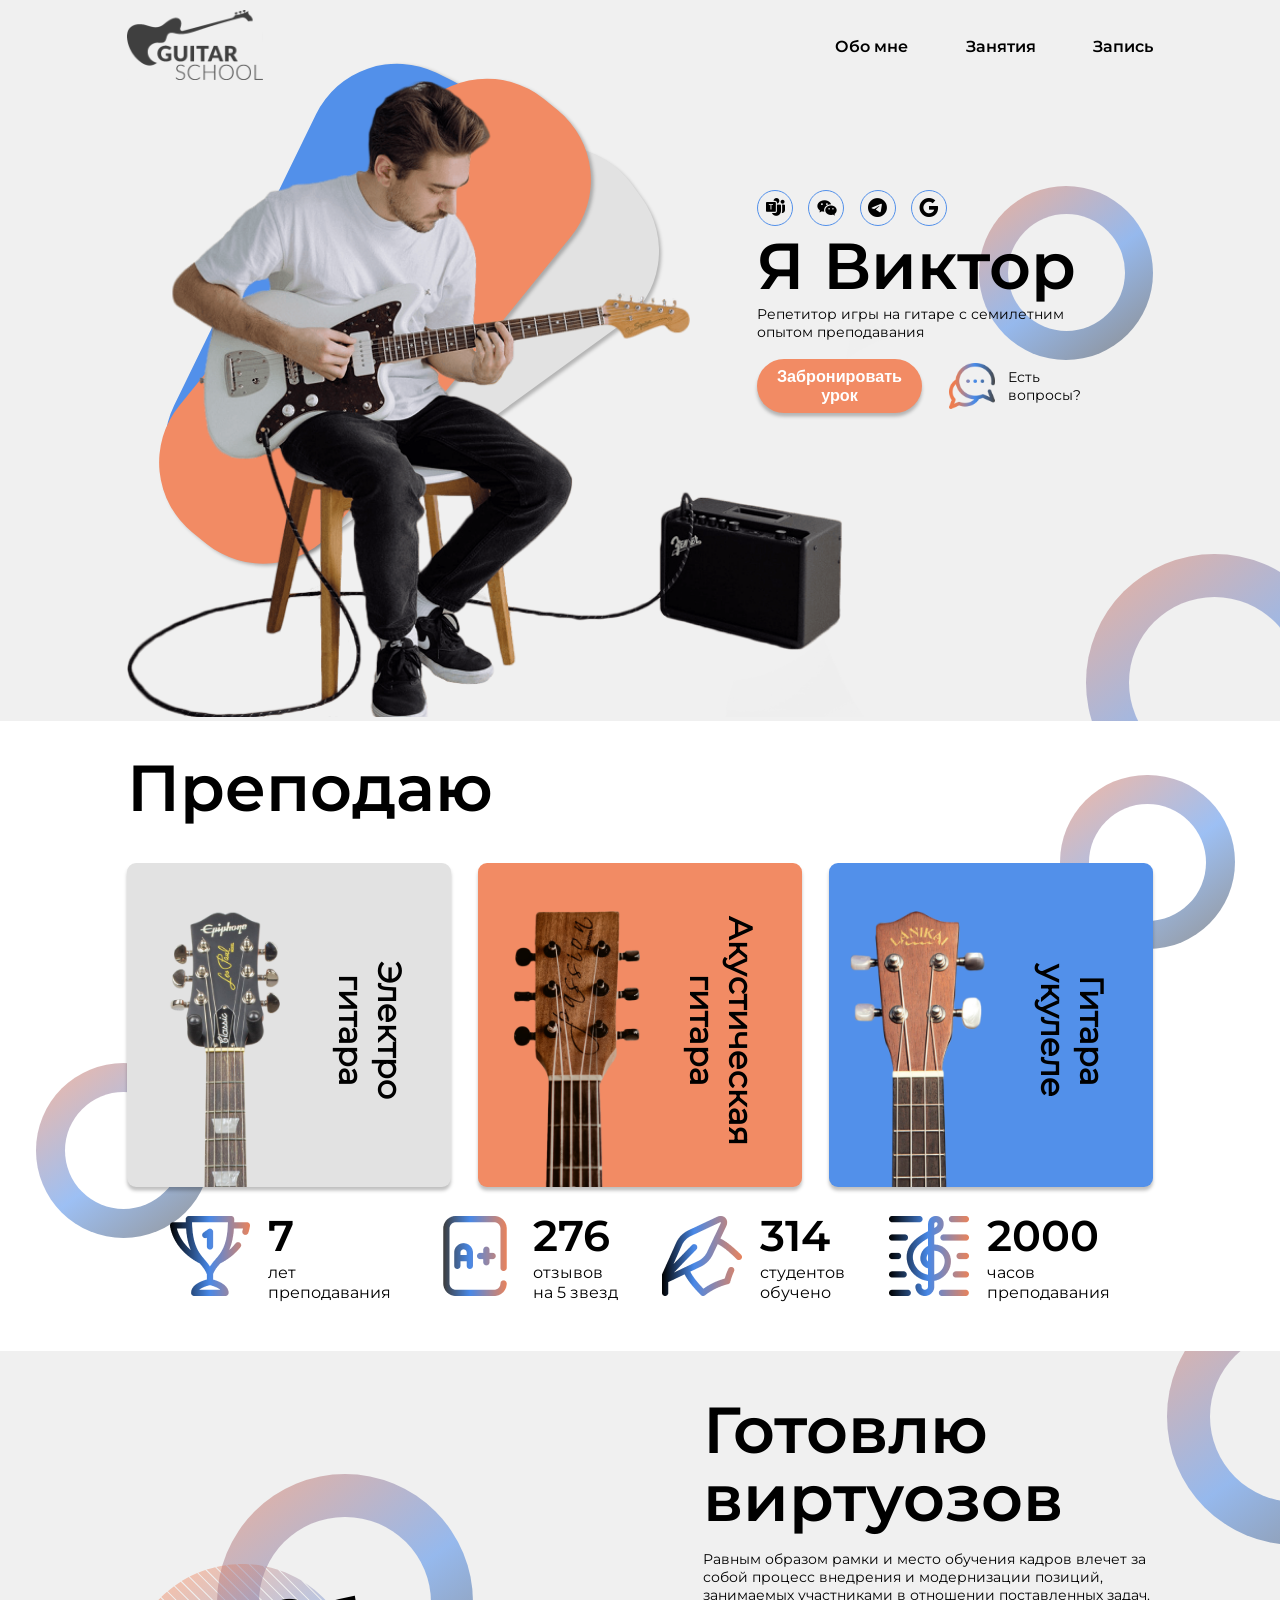
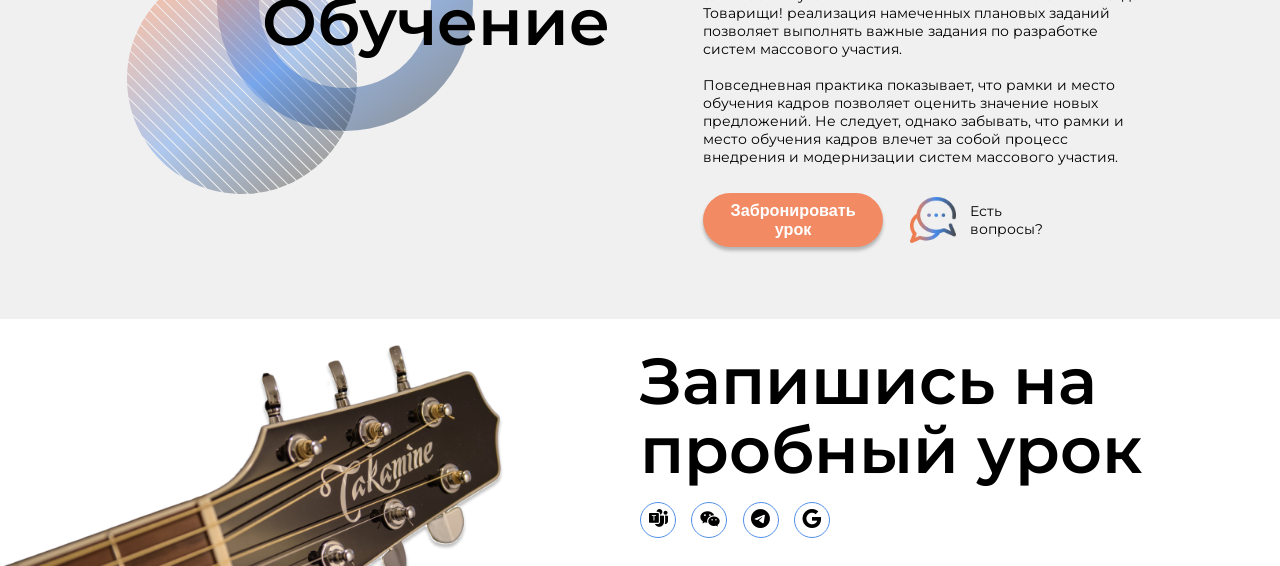
<file: index.html>
<!doctype html>
<html lang="en">
  <head>
    <meta charset="UTF-8" />
    <meta name="viewport" content="width=device-width, initial-scale=1.0" />
    <meta
      name="description"
      content="Лучший репетитор игры на гитаре в Иванове"
    />
    <link rel="stylesheet" href="css/style.css" />
    <link rel="stylesheet" href="css/responsive_style.css" />
    <link
      rel="stylesheet"
      href="https://cdn.jsdelivr.net/npm/bootstrap-icons@1.13.1/font/bootstrap-icons.min.css"
    />
    <link
      rel="apple-touch-icon"
      sizes="57x57"
      href="img/favicon/apple-icon-57x57.png"
    />
    <link
      rel="apple-touch-icon"
      sizes="60x60"
      href="img/favicon/apple-icon-60x60.png"
    />
    <link
      rel="apple-touch-icon"
      sizes="72x72"
      href="img/favicon/apple-icon-72x72.png"
    />
    <link
      rel="apple-touch-icon"
      sizes="76x76"
      href="img/favicon/apple-icon-76x76.png"
    />
    <link
      rel="apple-touch-icon"
      sizes="114x114"
      href="img/favicon/apple-icon-114x114.png"
    />
    <link
      rel="apple-touch-icon"
      sizes="120x120"
      href="/apple-icon-120x120.png"
    />
    <link
      rel="apple-touch-icon"
      sizes="144x144"
      href="img/favicon/apple-icon-144x144.png"
    />
    <link
      rel="apple-touch-icon"
      sizes="152x152"
      href="img/favicon/apple-icon-152x152.png"
    />
    <link
      rel="apple-touch-icon"
      sizes="180x180"
      href="img/favicon/apple-icon-180x180.png"
    />
    <link
      rel="icon"
      type="image/png"
      sizes="192x192"
      href="img/favicon/android-icon-192x192.png"
    />
    <link
      rel="icon"
      type="image/png"
      sizes="32x32"
      href="img/favicon/favicon-32x32.png"
    />
    <link
      rel="icon"
      type="image/png"
      sizes="96x96"
      href="img/favicon/favicon-96x96.png"
    />
    <link
      rel="icon"
      type="image/png"
      sizes="16x16"
      href="img/favicon/favicon-16x16.png"
    />
    <link rel="manifest" href="img/favicon/manifest.json" />
    <meta name="msapplication-TileColor" content="#ffffff" />
    <meta
      name="msapplication-TileImage"
      content="img/favicon/ms-icon-144x144.png"
    />
    <meta name="theme-color" content="#ffffff" />
    <title>Портфолио гитариста</title>
  </head>
  <body>
    <!-- Главная секция -->
    <section class="main-section" id="main">
      <div class="container main-section__nav-container">
        <header class="main-section__header">
          <img
            src="./icons/лого.svg"
            alt="Логотип школы"
            class="main-section__logo"
          />
        </header>
        <nav class="main-section__nav nav-menu">
          <ul class="nav-menu__list">
            <li class="nav-menu__list-item"><a href="#main">Обо мне</a></li>
            <li class="nav-menu__list-item"><a href="#courses">Занятия</a></li>
            <li class="nav-menu__list-item"><a href="#learning">Запись</a></li>
          </ul>
        </nav>
      </div>
      <div class="container main-section__content-container">
        <!-- Левая часть. Изображение и декоративные лепестки -->
        <div class="left-wrapper">
          <div class="left-wrapper__rectangle-blue"></div>
          <div class="left-wrapper__rectangle-grey"></div>
          <div class="left-wrapper__rectangle-orange"></div>
          <img
            src="./img/guitarist.png"
            alt="Изображение гитариста"
            class="left-wrapper__img"
          />
        </div>
        <!-- Правая часть. Иконки соцсетей. Заголовок. Кнопка. -->
        <div class="main-section__first-ring ring"></div>
        <div class="right-wrapper">
          <div class="right-wrapper__icon-box icons">
            <div class="icons__item"><i class="bi bi-microsoft-teams"></i></div>
            <div class="icons__item"><i class="bi bi-wechat"></i></div>
            <div class="icons__item"><i class="bi bi-telegram"></i></div>
            <div class="icons__item"><i class="bi bi-google"></i></div>
          </div>
          <h1 class="right-wrapper__title title">Я Виктор</h1>
          <p class="right-wrapper__text">
            Репетитор игры на гитаре с семилетним опытом преподавания
          </p>
          <div class="right-wrapper__button buttons">
            <button class="buttons__main-btn">Забронировать <br />урок</button>
            <div class="right-wrapper__icon-btn buttons__icon-btn">
              <img src="icons/Иконка чата 1.svg" alt="Иконка чата" />
              <p class="buttons__text">Есть <br />вопросы?</p>
            </div>
          </div>
        </div>
      </div>
      <div class="main-section__second-ring ring ring_big"></div>
    </section>
    <section class="section-courses" id="courses">
      <div class="section-courses__container container">
        <h2 class="section-courses__title title">Преподаю</h2>
        <div class="section-courses__cards-box">
          <div
            class="section-courses__cards-item cards-item cards-item_grey"
            onclick="new Audio('sounds/elektrogitara.mp3').play()"
          >
            <img
              src="img/Электро-гитара 1.png"
              alt="Фотография электрогитары"
              class="cards-item__img"
            />
            <p class="cards-item__text">Электро<br />гитара</p>
          </div>
          <div
            class="section-courses__cards-item cards-item cards-item_orange"
            onclick="new Audio('sounds/akusticheskaya.mp3').play()"
          >
            <img
              src="img/Акустика-гитара 1.png"
              alt="Фотография акустической гитары"
              class="cards-item__img"
            />
            <p class="cards-item__text">Акустическая<br />гитара</p>
          </div>
          <div
            class="section-courses__cards-item cards-item cards-item_blue"
            onclick="new Audio('sounds/ukulele.mp3').play()"
          >
            <img
              src="img/Укулелли-гитара 1.png"
              alt="Фотография гитары укулеле"
              class="cards-item__img"
            />
            <p class="cards-item__text">Гитара<br />укулеле</p>
          </div>
        </div>
        <div class="section-courses__icons-box">
          <div class="section-courses__icons-item icons-item">
            <img src="icons/win.svg" alt="Кубок" class="icons-item__img" />
            <p class="icons-item__text">
              <span>7</span><br />
              лет <br />преподавания
            </p>
          </div>
          <div class="section-courses__icons-item icons-item">
            <img src="icons/Aplus.svg" alt="Буква А+" class="icons-item__img" />
            <p class="icons-item__text">
              <span>276</span><br />
              отзывов <br />на 5 звезд
            </p>
          </div>
          <div class="section-courses__icons-item icons-item">
            <img
              src="icons/writer.svg"
              alt="Академическая шапка"
              class="icons-item__img"
            />
            <p class="icons-item__text">
              <span>314</span><br />
              студентов <br />обучено
            </p>
          </div>
          <div class="section-courses__icons-item icons-item">
            <img
              src="icons/music.svg"
              alt="Скрипичный ключ"
              class="icons-item__img"
            />
            <p class="icons-item__text">
              <span>2000</span><br />
              часов <br />преподавания
            </p>
          </div>
        </div>
        <div class="section-courses__first-ring ring ring_white"></div>
        <div class="section-courses__second-ring ring ring_white"></div>
      </div>
    </section>
    <section class="section-learning" id="learning">
      <div class="section-learning__container container">
        <div class="section-learning__left-wrapper">
          <img
            src="icons/Subtract.svg"
            alt="декоративный круг"
            class="section-learning__img"
          />
          <div class="section-learning__first-ring ring ring_big"></div>
          <h2 class="section-learning__title title">Обучение</h2>
        </div>
        <div class="section-learning__right-wrapper">
          <h2 class="section-learning__title title">Готовлю виртуозов</h2>
          <p class="section-learning__text">
            Равным образом рамки и место обучения кадров влечет за собой процесс
            внедрения и модернизации позиций, занимаемых участниками в отношении
            поставленных задач. Товарищи! реализация намеченных плановых заданий
            позволяет выполнять важные задания по разработке систем массового
            участия. <br />
            <br />Повседневная практика показывает, что рамки и место обучения
            кадров позволяет оценить значение новых предложений. Не следует,
            однако забывать, что рамки и место обучения кадров влечет за собой
            процесс внедрения и модернизации систем массового участия.
          </p>
          <div class="section-learning__second-ring ring ring_big"></div>
          <div class="right-wrapper__button buttons">
            <button class="buttons__main-btn">Забронировать <br />урок</button>
            <div class="right-wrapper__icon-btn buttons__icon-btn">
              <img src="icons/Иконка чата 1.svg" alt="Иконка чата" />
              <p class="buttons__text">Есть <br />вопросы?</p>
            </div>
          </div>
        </div>
      </div>
    </section>
    <footer class="footer">
      <div class="footer__container container">
        <img src="img/Гриф 1.png" alt="гриф гитары" class="footer__img" />
        <div class="footer__wrapper">
          <h2 class="footer__title title">Запишись на пробный урок</h2>
          <div class="footer__icon-box icons">
            <div class="icons__item"><i class="bi bi-microsoft-teams"></i></div>
            <div class="icons__item"><i class="bi bi-wechat"></i></div>
            <div class="icons__item"><i class="bi bi-telegram"></i></div>
            <div class="icons__item"><i class="bi bi-google"></i></div>
          </div>
        </div>
      </div>
    </footer>
  </body>
</html>
</file>
<file: css/style.css>
*{padding:0;margin:0;box-sizing:border-box}@font-face{font-family:Montserrat-Regular;src:url(../fonts/Montserrat-Regular.ttf);font-weight:normal}@font-face{font-family:Montserrat-SemiBold;src:url(../fonts/Montserrat-SemiBold.ttf);font-weight:bold}html{scroll-behavior:smooth;font-size:62.5%}body{font-family:Montserrat-Regular}.container{max-width:114rem;margin:0 auto}.main-section{min-height:80rem;background-color:#f0f0f0;padding-top:1.6rem;overflow:hidden;position:relative}.main-section__logo{width:15.2rem}.main-section__nav-container{display:flex;justify-content:space-between;align-items:center;height:7rem}.main-section__content-container{display:flex;position:relative}.main-section__first-ring{position:absolute;top:12rem;right:0}.main-section__second-ring{position:absolute;bottom:-10rem;right:-7rem}.nav-menu__list{display:flex;gap:6.4rem}.nav-menu__list-item{font-size:1.8rem;font-weight:600;list-style-type:none}.nav-menu__list-item a{text-decoration:none;color:#000;position:relative;font-family:Montserrat-SemiBold}.nav-menu__list-item a::before{content:"";height:100%;width:0;border-bottom:.2rem solid #000;position:absolute;top:0;left:0;transition:.5s all}.nav-menu__list-item a:hover::before{width:100%}.left-wrapper{position:relative}.left-wrapper__rectangle-blue{position:absolute;height:22rem;width:56rem;background-color:#5290ea;transform:rotate(-64deg);top:14rem;left:-5rem;border-radius:10rem;box-shadow:0 .4rem .4rem rgba(0,0,0,.25)}.left-wrapper__rectangle-orange{position:absolute;height:22rem;width:62rem;background-color:#f28b64;transform:rotate(-51deg);top:16rem;left:-3.4rem;border-radius:10rem;box-shadow:0 .4rem .4rem rgba(0,0,0,.25)}.left-wrapper__rectangle-grey{position:absolute;height:22rem;width:61rem;background-color:#e2e2e2;transform:rotate(-36deg);top:19.5rem;left:1.5rem;border-radius:10rem;box-shadow:0 .4rem .4rem rgba(0,0,0,.25)}.left-wrapper__img{position:relative;width:88rem}.icons{display:flex;gap:1.7rem}.icons__item{height:4rem;width:4rem;border:.1rem solid #5290ea;border-radius:50%;display:flex;justify-content:center;align-items:center;cursor:pointer}.icons__item:hover{box-shadow:0 .4rem .4rem rgba(0,0,0,.25)}.icons i{font-size:2.1rem}.title{font-size:7.2rem;font-family:Montserrat-SemiBold}.right-wrapper{position:absolute;width:36rem;right:8rem;top:12.5rem}.right-wrapper__text{font-size:1.6rem;margin-bottom:2rem}.buttons{display:flex}.buttons__main-btn{height:6rem;width:20rem;color:#fff;font-size:1.8rem;font-weight:700;background-color:#f28b64;border:none;border-radius:10rem;box-shadow:0 .4rem .4rem rgba(0,0,0,.25);cursor:pointer;margin-right:3rem}.buttons__main-btn:hover{background-color:#ef7b51}.buttons__icon-btn{display:flex;align-items:center}.buttons__icon-btn img{margin-right:1.5rem;cursor:pointer;transition:.3s all}.buttons__icon-btn img:hover{transform:scale(110%)}.buttons__text{font-size:1.6rem}.ring{display:flex;justify-content:center;align-items:center;height:19.4rem;width:19.4rem;border-radius:50%;background-image:linear-gradient(144deg, rgba(237, 122, 80, 0.5411764706) 0%, rgba(72, 137, 234, 0.537254902) 54%, rgba(44, 44, 44, 0.5098039216) 100%)}.ring::before{display:block;content:"";height:13rem;width:13rem;background-color:#f0f0f0;border-radius:50%}.ring_white::before{background-color:#fff}.ring_big{height:28.5rem;width:28.5rem}.ring_big::before{height:19rem;width:19rem}.section-courses{min-height:70rem;overflow:hidden}.section-courses__container{padding-top:3rem;position:relative}.section-courses__title{padding-bottom:4rem}.section-courses__cards-box{display:flex;gap:3rem;margin-bottom:2.5rem}.section-courses__icons-box{display:flex;justify-content:space-evenly}.section-courses__first-ring{position:absolute;top:38rem;left:-10rem;z-index:-1}.section-courses__second-ring{position:absolute;top:6rem;right:-9rem;z-index:-1}.cards-item{height:36rem;width:36rem;border-radius:1rem;position:relative;display:flex;align-items:flex-end;box-shadow:0 .4rem .4rem rgba(0,0,0,.25);transition:.4s all}.cards-item:hover{transform:scale(104%)}.cards-item_grey{background-color:#e2e2e2}.cards-item_orange{background-color:#f28b64}.cards-item_blue{background-color:#5290ea}.cards-item__text{font-size:3.6rem;font-weight:600;width:28rem;transform:rotate(90deg);text-align:center;position:absolute;top:14.4rem;right:-5rem}.icons-item{display:flex;align-items:center;gap:2rem}.icons-item__text{font-size:1.8rem}.icons-item__text span{font-size:4.8rem;font-family:Montserrat-SemiBold}.section-learning{min-height:63rem;background:#f0f0f0;overflow:hidden}.section-learning__container{display:flex;justify-content:space-between;align-items:center;padding-top:5rem}.section-learning__right-wrapper{max-width:50rem;position:relative}.section-learning__right-wrapper .title{line-height:105%;margin-bottom:2rem}.section-learning__left-wrapper{position:relative}.section-learning__left-wrapper .title{position:relative;z-index:2;left:15rem}.section-learning__first-ring{position:absolute;top:-12rem;left:10rem}.section-learning__second-ring{position:absolute;top:-12rem;right:-30rem}.section-learning__img{position:absolute;top:-2rem;left:0;z-index:1}.section-learning__text{margin-bottom:3rem;font-size:1.6rem}.footer{position:relative}.footer__container{min-height:27.5rem;display:flex;justify-content:flex-end;align-items:center}.footer__img{position:absolute;left:0;bottom:0}.footer__wrapper{width:50%}.footer__title{line-height:105%;margin-bottom:2rem}
</file>
<file: css/responsive_style.css>
@media(max-width: 1300px){html{font-size:56.3%}.footer__img{height:90%}.cards-item__img{height:85%}}@media(max-width: 1050px){html{font-size:50%}}@media(max-width: 930px){.container{padding:0 3rem}.footer__img{height:75%}.section-learning{min-height:6rem}}@media(max-width: 770px){.nav-menu{display:none}.icons__item{height:6rem;width:6rem}.icons__item i{font-size:3rem}.left-wrapper__img{width:50rem}.right-wrapper{top:6rem}.main-section{min-height:50rem}.main-section__second-ring{display:none}.section-courses__cards-box{flex-direction:column;align-items:center}.cards-item{width:70%}.cards-item__text{font-size:4rem;transform:rotate(0deg);width:47rem}.icons-item{display:none}.section-learning{min-height:43rem;padding:2rem 0}.section-learning__left-wrapper{display:none}.section-learning__right-wrapper{max-width:80%;margin:0 auto}}
</file>
